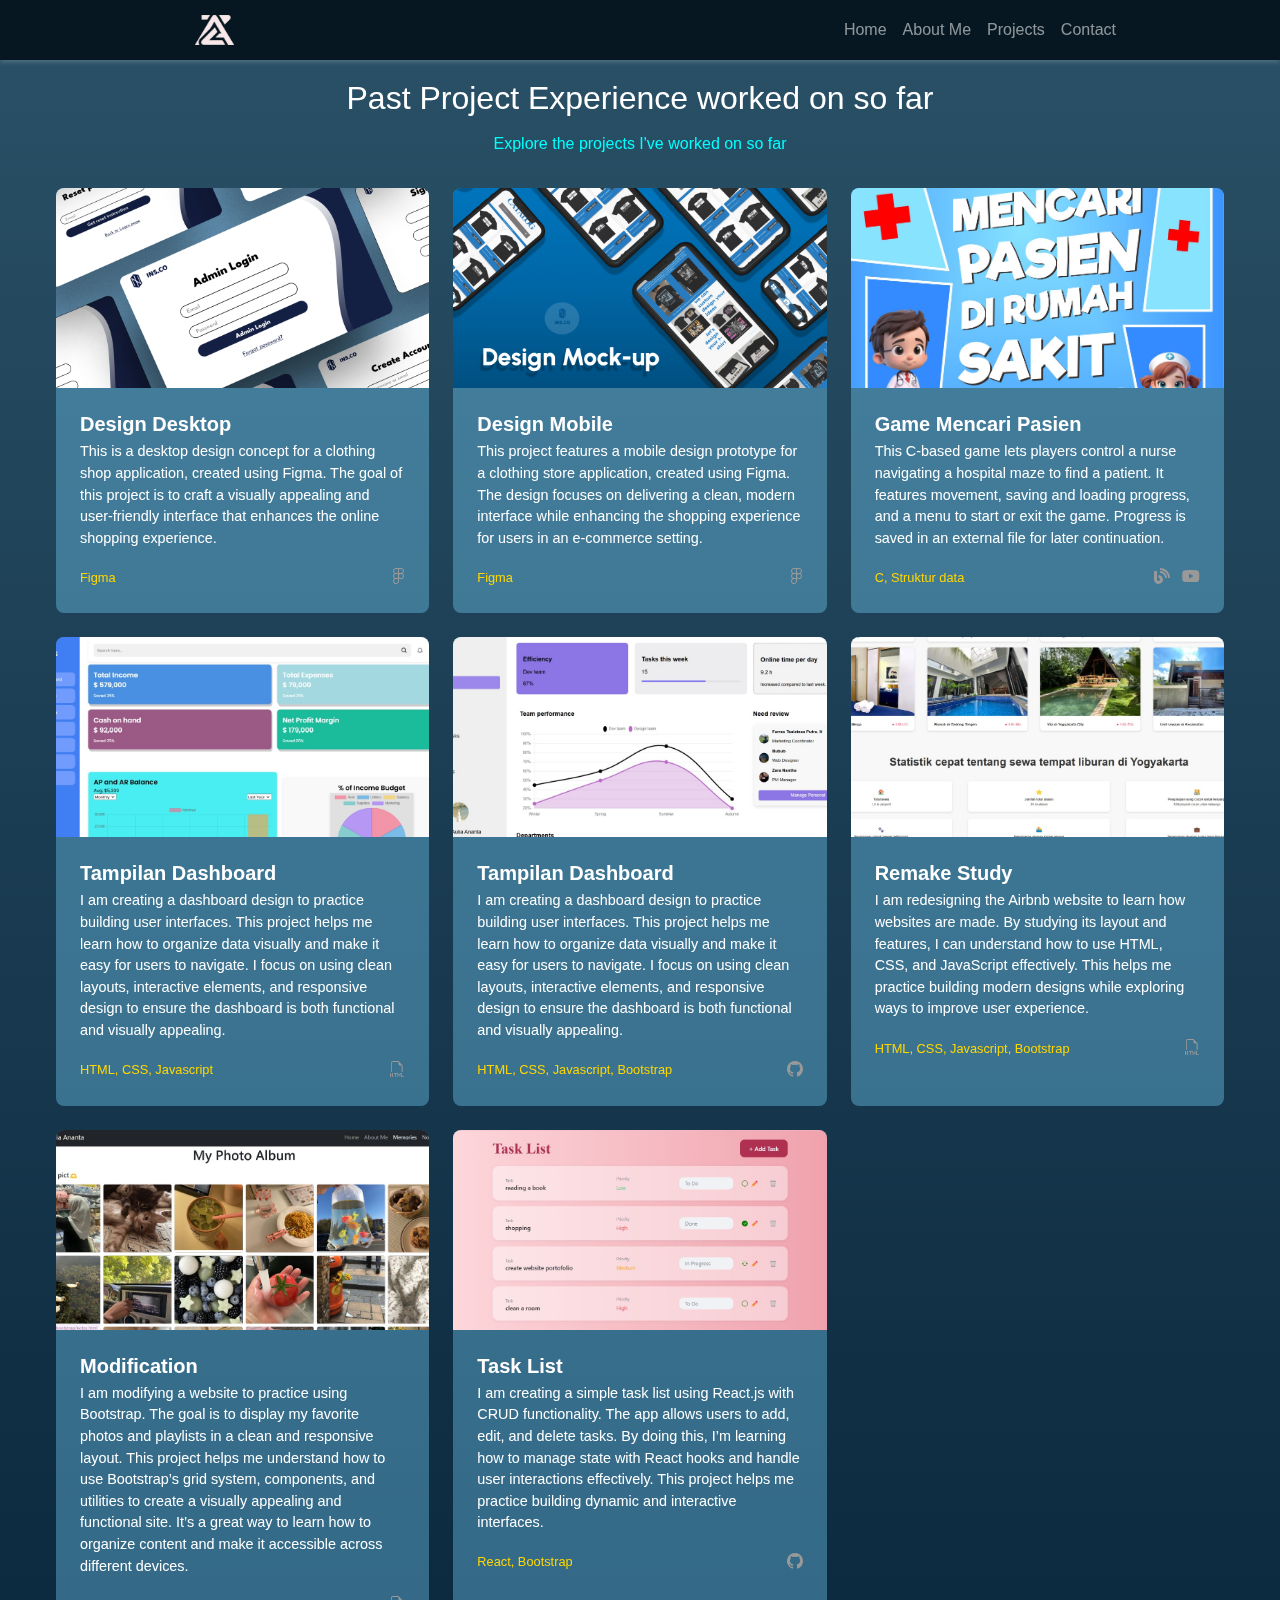
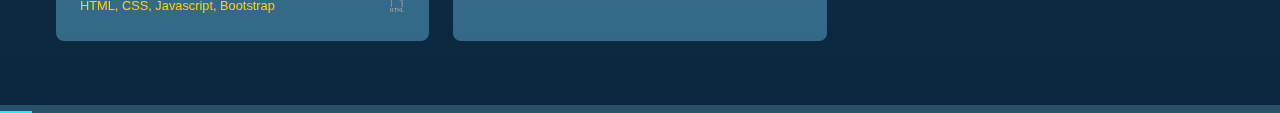
<file: projects.html>
<!DOCTYPE html>
<html lang="en">
<head>
    <meta charset="UTF-8">
    <meta name="viewport" content="width=device-width, initial-scale=1.0">
    <title>Projects - Zahra Aulia</title>
    <link href="https://cdn.jsdelivr.net/npm/bootstrap@5.3.2/dist/css/bootstrap.min.css" rel="stylesheet">
    <link href="https://cdn.jsdelivr.net/npm/bootstrap-icons@1.11.1/font/bootstrap-icons.css" rel="stylesheet">
    <link href="https://cdnjs.cloudflare.com/ajax/libs/font-awesome/5.15.4/css/all.min.css" rel="stylesheet">
    <link rel="stylesheet" href="styles.css">
</head>
<body class="body-page3">
    <div class="stars"></div>
    <!-- Navbar -->
    <nav class="navbar navbar-expand-lg navbar-dark fixed-top">
        <div class="container">
            <a class="navbar-brand" href="#">
                <img src="assets/logoza.png" alt="Zhranantha Logo" class="logo">
            </a>  
            <button class="navbar-toggler" type="button" data-bs-toggle="collapse" data-bs-target="#navbarNav"
                aria-controls="navbarNav" aria-expanded="false" aria-label="Toggle navigation">
                <span class="navbar-toggler-icon"></span>
            </button>
            <div class="collapse navbar-collapse" id="navbarNav">
                <ul class="navbar-nav ms-auto">
                    <li class="nav-item">
                        <a class="nav-link" href="index.html">Home</a>
                    </li>
                    <li class="nav-item">
                        <a class="nav-link" href="about.html">About Me</a>
                    </li>
                    <li class="nav-item">
                        <a class="nav-link" href="projects.html">Projects</a>
                    </li>
                    <li class="nav-item">
                        <a class="nav-link" href="contact.html">Contact</a>
                    </li>
                </ul>
            </div>
        </div>
    </nav>

    <section class="project-showcase">
        <div class="containerr">
            <h2>Past Project Experience worked on so far</h2>
            <p class="subtitle">Explore the projects I've worked on so far</p>
            
            <div class="project-grid">
                <div class="project-card">
                    <div class="project-image">
                        <img src="assets/figma.png" alt="project figma">
                        <div class="overlay">
                            <a href="https://www.figma.com/design/vzcsuK56sYDX44bQquIAjf/Design-Desktop?node-id=0-1&t=6rMEPl4MbnoBPQFH-1" class="icon-link" target="_blank" rel="noopener noreferrer">
                                <i class="fab fa-figma"></i>
                            </a>
                        </div>
                    </div>
                    <div class="project-info">
                        <h3>Design Desktop</h3>
                        <p>This is a desktop design concept for a clothing shop application, created using Figma. The goal of this project is to craft a visually appealing and user-friendly interface that enhances the online shopping experience.</p>
                        <div class="project-footer">
                            <span class="tech">Figma</span>
                            <div class="icons">
                                <i class="fab fa-figma"></i>
                            </div>
                        </div>
                    </div>
                </div>

                <div class="project-card">
                    <div class="project-image">
                        <img src="assets/figma2.png" alt="project figma">
                        <div class="overlay">
                            <a href="https://www.figma.com/design/CNqYZDtmHaOPpTrxNHHH5v/MOBILE-APP_KELOMPOK_1_A1?t=BZj5Pmeia9es5KEz-1" class="icon-link" target="_blank" rel="noopener noreferrer">
                                <i class="fab fa-figma"></i>
                            </a>
                        </div>
                    </div>
                    <div class="project-info">
                        <h3>Design Mobile</h3>
                        <p>This project features a mobile design prototype for a clothing store application, created using Figma. The design focuses on delivering a clean, modern interface while enhancing the shopping experience for users in an e-commerce setting.</p>
                        <div class="project-footer">
                            <span class="tech">Figma</span>
                            <div class="icons">
                                <i class="fab fa-figma"></i>
                            </div>
                        </div>
                    </div>
                </div>

                <div class="project-card">
                    <div class="project-image">
                        <img src="assets/game.jpg" alt="game pasien">
                        <div class="overlay">
                            <a href="https://zhranantha.blogspot.com/2024/01/buku-panduan-game-treasure-kelompok1.html" class="icon-link" target="_blank" rel="noopener noreferrer">
                                <i class="fas fa-blog"></i>
                            </a>
                            <a href="https://youtu.be/1d3bs-gKtTs" class="icon-link" target="_blank" rel="noopener noreferrer">
                                <i class="fab fa-youtube"></i>
                            </a>
                        </div>
                    </div>
                    <div class="project-info">
                        <h3>Game Mencari Pasien</h3>
                        <p>This C-based game lets players control a nurse navigating a hospital maze to find a patient. It features movement, saving and loading progress, and a menu to start or exit the game. Progress is saved in an external file for later continuation.</p>
                        <div class="project-footer">
                            <span class="tech">C, Struktur data</span>
                            <div class="icons">
                                <i class="fas fa-blog"></i>
                                <i class="fab fa-youtube"></i>
                            </div>
                        </div>
                    </div>
                </div>

                <div class="project-card">
                    <div class="project-image">
                        <img src="assets/dash.jpg" alt="Dashboard">
                        <div class="overlay">
                            <a href="https://codepen.io/Jara-the-lessful/pen/yLmdrbV" class="icon-link" target="_blank" rel="noopener noreferrer">
                                <i class="bi bi-filetype-html"></i>
                            </a>
                            
                        </div>
                    </div>
                    <div class="project-info">
                        <h3>Tampilan Dashboard</h3>
                        <p>I am creating a dashboard design to practice building user interfaces. This project helps me learn how to organize data visually and make it easy for users to navigate. I focus on using clean layouts, interactive elements, and responsive design to ensure the dashboard is both functional and visually appealing.</p>
                        <div class="project-footer">
                            <span class="tech">HTML, CSS, Javascript</span>
                            <div class="icons">
                                <i class="bi bi-filetype-html"></i>
                            </div>
                        </div>
                    </div>
                </div>

                <div class="project-card">
                    <div class="project-image">
                        <img src="assets/ydas.jpg" alt="Dashboard">
                        <div class="overlay">
                            <a href="https://github.com/zhranantha/project-praktikum-3-fullstack" class="icon-link" target="_blank" rel="noopener noreferrer">
                                <i class="bi bi-github"></i>
                            </a>
                            
                        </div>
                    </div>
                    <div class="project-info">
                        <h3>Tampilan Dashboard</h3>
                        <p>I am creating a dashboard design to practice building user interfaces. This project helps me learn how to organize data visually and make it easy for users to navigate. I focus on using clean layouts, interactive elements, and responsive design to ensure the dashboard is both functional and visually appealing.</p>
                        <div class="project-footer">
                            <span class="tech">HTML, CSS, Javascript, Bootstrap</span>
                            <div class="icons">
                                <i class="bi bi-github"></i>
                            </div>
                        </div>
                    </div>
                </div>

                <div class="project-card">
                    <div class="project-image">
                        <img src="assets/airbnb.jpg" alt="airbnb">
                        <div class="overlay">
                            <a href="https://codepen.io/Jara-the-lessful/pen/ExqqVyj" class="icon-link" target="_blank" rel="noopener noreferrer">
                                <i class="bi bi-filetype-html"></i>
                            </a>
                        </div>
                    </div>
                    <div class="project-info">
                        <h3>Remake Study</h3>
                        <p>I am redesigning the Airbnb website to learn how websites are made. By studying its layout and features, I can understand how to use HTML, CSS, and JavaScript effectively. This helps me practice building modern designs while exploring ways to improve user experience.</p>
                        <div class="project-footer">
                            <span class="tech">HTML, CSS, Javascript, Bootstrap</span>
                            <div class="icons">
                                <i class="bi bi-filetype-html"></i>
                            </div>
                        </div>
                    </div>
                </div> 

                <div class="project-card">
                    <div class="project-image">
                        <img src="assets/zah.jpg" alt="Website Random">
                        <div class="overlay">
                            <a href="#" class="icon-link" target="_blank" rel="noopener noreferrer">
                                <i class="bi bi-filetype-html"></i>
                            </a>
                        </div>
                    </div>
                    <div class="project-info">
                        <h3>Modification</h3>
                        <p>I am modifying a website to practice using Bootstrap. The goal is to display my favorite photos and playlists in a clean and responsive layout. This project helps me understand how to use Bootstrap’s grid system, components, and utilities to create a visually appealing and functional site. It’s a great way to learn how to organize content and make it accessible across different devices.</p>
                        <div class="project-footer">
                            <span class="tech">HTML, CSS, Javascript, Bootstrap</span>
                            <div class="icons">
                                <i class="bi bi-filetype-html"></i>
                            </div>
                        </div>
                    </div>
                </div>
                 <div class="project-card">
                    <div class="project-image">
                        <img src="assets/tasklist.jpg" alt="Taklist">
                        <div class="overlay">
                            <a href="https://github.com/zhranantha/Tasklist-React-js" class="icon-link" target="_blank" rel="noopener noreferrer">
                                <i class="bi bi-github"></i>
                            </a>                            
                        </div>
                    </div>
                    <div class="project-info">
                        <h3>Task List</h3>
                        <p>I am creating a simple task list using React.js with CRUD functionality. The app allows users to add, edit, and delete tasks. By doing this, I’m learning how to manage state with React hooks and handle user interactions effectively. This project helps me practice building dynamic and interactive interfaces.</p>
                        <div class="project-footer">
                            <span class="tech">React, Bootstrap</span>
                            <div class="icons">
                                <i class="bi bi-github"></i>
                            </div>
                        </div>
                    </div>
                </div>
            </div>
        </div>
    </section>
    
    <script src="https://cdn.jsdelivr.net/npm/bootstrap@5.3.0-alpha1/dist/js/bootstrap.bundle.min.js"></script>
    <script src="script.js"></script>
</body>
</html>
</file>
<file: styles.css>
html {
    scroll-behavior: smooth;
}

.body-page1{
  margin: 0;
  padding: 0;
  font-family: Acrial, sans-serif;
  height: 100vh;
  background-size: cover;
  background-position: center;
  background-repeat: no-repeat;
}

.gif-background {
  width: 100%;
  height: 100%;
  object-fit: cover; 
  position: fixed;
  top: 0;
  left: 0;
  z-index: -1; 
}

/* Section Animations */
#about, #projects, #contact {
    opacity: 0;
    transform: translateY(50px);
    transition: all 0.5s ease-out;
}

.section-visible {
    opacity: 1;
    transform: translateY(0);
}
.logo {
  height: 80px; 
  width: auto;
  color: #ffffff;
}

.navbar {
  position: fixed;
  top: 0;
  left: 0;
  width: 100%;
  height: 60px;
  background-color: #061721;
  color: white;
  display: flex; 
  align-items: center; 
  padding: 0 20px;
  z-index: 10;
  box-shadow: 0 2px 5px rgba(255, 255, 255, 0.2);
}
  .navbar-brand {
    font-weight: 650; 
    font-size: 1.50rem; 
    padding: 5px; 
    text-align: left; 
    display: inline-block; 
    color: #00ffff; 
    text-decoration: none; 
  }
  
  .navbar-brand:hover {
    opacity: 1,5; 
    color: #02e8e8;
  }
  
.container {
  display: flex;
  align-items: center;
  justify-content: space-between;
  width: 80%; 
  max-width: 1200px; 
}

.hero {
  display: flex;
  align-items: center;
  justify-content: space-between;
  min-height: 100vh;
  text-align: left;
}

.hero-content {
  flex: 1;
}

.hero-content h2 {
  color: #cfcfcf;
  font-size: 24px;
  font-weight: 300;
}

.hero-content h3 {
  color: #ffffff;
  font-size: 30px;
}

.hero-content h1 {
  font-size: 64px;
  font-weight: 700;
  margin: 10px 0;
  color: #ffffff;
}

.hero-content p {
  font-size: 18px;
  color: #cfcfcf;
  margin: 5px 0;
}

.hero-image {
  flex: 1;
  display: flex;
  justify-content: center;
  align-items: center;
}

.hero-image img {
  border-radius: 50%; 
  border: 5px solid #b6ffff; 
  box-shadow: 0 0 20px 10px rgb(126, 198, 247); 
  width: 300px; 
  height: 300px;
  object-fit: cover;
}

/* otomatis */
.welcome-text {
  font-weight: bold;
  font-size: 2.0em;
  background: linear-gradient(90deg, rgb(187, 246, 250), #2eeaff); 
  -webkit-background-clip: text;
  -webkit-text-fill-color: transparent; 
  text-shadow: 1px 1px px rgba(0, 0, 0, 0.2);
}

.typing-text {
  animation: typing 3s steps(20, end) infinite; 
}

.cursor {
  font-weight: bold;
  animation: blink 0.7s steps(2, start) infinite; 
}
/* Animasi untuk efek ketik */
@keyframes typing {
  from {
      width: 0;
  }
  to {
      width: 100%;
  }
}

/* Animasi untuk kursor kedip */
@keyframes blink {
  from {
      opacity: 1;
  }
  to {
      opacity: 0;
  }
}
/* dowload cv */
.hero-content a {
  display: inline-block;
  margin-top: 20px;
  text-decoration: none;
  background-color: #488bb755;
  color: #ffffff;
  padding: 10px 20px;
  border-radius: 5px;
  font-weight: bold;
}

.hero-content a:hover {
  background-color: #95daff;
}

.down {
  flex-direction: column; 
}

.down h3 {
  font-style: italic; 
  margin-bottom: -10px; 
}

/* ABOUT */

.body-page2{
  margin: 0;
  padding: 0;
  font-family: Acrial, sans-serif;
  background: linear-gradient(to bottom, #2a5167, #0a273d);

}

/* Container untuk bintang */
.stars {
  position: fixed;
  top: 0;
  left: 0;
  width: 100vw;
  height: 100vh;
  overflow: hidden;
  z-index: -1;
}

/* Styling bintang */
.star {
  position: absolute;
  width: 2px;
  height: 2px;
  background: white;
  border-radius: 50%;
  box-shadow: 0 0 8px rgba(255, 255, 255, 0.8);
  opacity: 0;
  animation: fall linear infinite, fade 4s ease-in-out infinite;
}

/* Animasikan jatuhnya bintang */
@keyframes fall {
  0% {
      transform: translateY(-100vh) translateX(0);
  }
  100% {
      transform: translateY(100vh) translateX(calc(-50vw + 20px));
  }
}

/* Animasikan muncul dan menghilangnya bintang */
@keyframes fade {
  0%, 100% {
      opacity: 0;
  }
  50% {
      opacity: 1;
  }
}


:root {
  --primary: #00ffff;
  --background: #111111;
  --card-bg: #1A1A1A;
  --text: #FFFFFF;
}

* {
  margin: 0;
  padding: 0;
  box-sizing: border-box;
}
.nav-tabs .nav-link {
  background-color: inherit; 
  color: #8dc4ff;
  transition: background-color 0.3s ease, color 0.3s ease;
}

.nav-tabs .nav-link:hover {
  background-color: transparent !important; 
  color: #89bdf6 !important; 
}

.nav-tabs .nav-link.active {
  background-color: #f0f0f000; 
  color: #8dc4ff; 
}


.nav-links a {
  color: white;
  text-decoration: none;
  opacity: 0.7;
  transition: opacity 0.3s ease;
}

.nav-links a:hover,
.nav-links a.active {
  opacity: 1;
}

.nav-links a.active {
  position: relative;
}

.nav-links a.active::after {
  content: '';
  position: absolute;
  bottom: -4px;
  left: 0;
  width: 100%;
  height: 2px;
  background-color: var(--primary);
}

main {
  max-width: 1200px;
  margin: 6rem auto 2rem;
  padding: 0 2rem;
}

.about-card {
  background-color: rgba(115, 209, 249, 0.388);
  border-radius: 1rem;
  padding: 2rem;
  margin-bottom: 4rem;
}

h1 {
  font-size: 1.5rem;
  margin-bottom: 2rem;
  position: relative;
  display: inline-block;
  color: rgb(255, 255, 255);
}

h1::after {
  content: '';
  position: absolute;
  bottom: -8px;
  left: 0;
  width: 3rem;
  height: 2px;
  background-color: var(--primary);
}

.about-content {
  display: grid;
  grid-template-columns: 300px 1fr;
  gap: 2rem;
  color: rgba(115, 209, 249, 0.388);
}

.profile-image {
  width: 250px;
  height: 250px;
  border-radius: 50%;
  overflow: hidden;
}

.profile-image img {
  width: 100%;
  height: 100%;
  object-fit: cover;
}

.about-text p {
  margin-bottom: 1.5rem;
  color: #ffffff;
}

.skills-section h2 {
  font-size: 1.5rem;
  margin-bottom: 2rem;
  position: relative;
  display: inline-block;
  color: white;
}

h2::after {
  content: '';
  position: absolute;
  bottom: -8px;
  left: 0;
  width: 2rem;
  height: 2px;
  background-color: var(--primary);
}

:root {
  --primary: #00fff7;
  --card-bg:  rgba(115, 209, 249, 0.388);
  --border-color: rgb(102, 195, 214);
}

.skill-card {
  background-color: var(--card-bg);
  border: 1px solid var(--border-color);
  border-radius: 0.5rem;
  padding: 1.5rem;
  display: flex;
  align-items: center;
  gap: 1rem;
  position: relative;
  transition: all 0.3s ease;
  overflow: hidden;
  transition: transform 0.3s ease, box-shadow 0.3s ease;
}

.skill-card:hover {
  border-color: #00fff7;
  transform: translateY(-5px);
  transform: scale(1.05);
  box-shadow: none;
}

.skill-card i {
  font-size: 2rem;
  color: var(--primary);
  transition: opacity 0.3s ease;
}

.skill-card span {
  font-size: 0.9rem;
  color: #fff;
  transition: opacity 0.3s ease;
}

/* Add hover text styles */
.skill-card .hover-text {
  position: absolute;
  right: 1rem;
  font-size: 0.75rem;
  color: var(--primary);
  opacity: 0;
  transform: translateY(10px);
  transition: all 0.3s ease;
}

.skill-card:hover .hover-text {
  opacity: 1;
  transform: translateY(0);
}

/* Update the main text container */
.skill-card .skill-info {
  display: flex;
  align-items: center;
  gap: 0.75rem;
}

/* Responsive adjustments */
@media (max-width: 768px) {
  .skill-card {
      padding: 1rem;
  }

  .skill-card i {
      font-size: 1.5rem;
  }

  .skill-card span {
      font-size: 0.8rem;
  }

  .skill-card .hover-text {
      font-size: 0.7rem;
  }
}

/* project */

.body-page3{
  margin: 0;
  padding: 0;
  font-family: Acrial, sans-serif;
  background: linear-gradient(to bottom, #2a5167, #0a273d);
}

* {
  margin: 0;
  padding: 0;
  box-sizing: border-box;
}

.project-showcase {
  padding: 4rem 0;
}

.containerr {
  max-width: 1200px;
  margin: 0 auto;
  padding: 0 1rem;
}

.containerr h2 {
  font-size: 2rem;
  text-align: center;
  margin-bottom: auto;
  color: #fff;
  padding: 15px;
}
.containerr h3 {
  color: #fff;
}

.subtitle {
  text-align: center;
  color: #00ffff;
  margin-bottom: 2rem;
}

.project-grid {
  display: grid;
  grid-template-columns: repeat(auto-fit, minmax(300px, 1fr));
  gap: 1.5rem;
}

.project-card {
  background-color: rgba(115, 209, 249, 0.388);
  border-radius: 8px;
  overflow: hidden;
  transition: transform 0.3s ease;
}

.project-card:hover {
  transform: translateY(-5px);
}

.project-image {
  position: relative;
  height: 200px;
  overflow: hidden;
}

.project-image img {
  width: 100%;
  height: 100%;
  object-fit: cover;
  transition: transform 0.3s ease;
}

.project-card:hover .project-image img {
  transform: scale(1.1);
}

.overlay {
  position: absolute;
  top: 0;
  left: 0;
  right: 0;
  bottom: 0;
  background-color: rgba(0, 0, 0, 0.7);
  display: flex;
  justify-content: center;
  align-items: center;
  opacity: 0;
  transition: opacity 0.3s ease;
}

.project-card:hover .overlay {
  opacity: 1;
}

.icon-link {
  color: #ffffff;
  font-size: 1.5rem;
  margin: 0 0.5rem;
  transition: color 0.3s ease;
}

.icon-link:hover {
  color: #FFD700;
}

.project-info {
  padding: 1.5rem;
}

.project-info h3 {
  font-size: 1.25rem;
  font-weight: 700;
  margin-bottom: 5px;
}

.project-info p {
  font-size: 0.9rem;
  color: #ffffff;
  margin-bottom: 1rem;
}

.project-footer {
  display: flex;
  justify-content: space-between;
  align-items: center;
}

.tech {
  font-size: 0.8rem;
  color: #FFD700;
}

.icons i {
  margin-left: 0.5rem;
  color: #999;
  transition: color 0.3s ease;
}

.icons i:hover {
  color: #ffffff;
}

@media (max-width: 768px) {
  .project-grid {
      grid-template-columns: 1fr;
  }
}

/* CONTACT */
.body-page4{
  margin: 0;
  padding: 0;
  font-family: Acrial, sans-serif;
  background: linear-gradient(to bottom, #2a5167, #0a273d);
}


:root {
  --primary-color: #5B8B8B;
  --secondary-color: #E8F1F1;
  --text-color: #333;
  --light-text: #666;
}

* {
  margin: 0;
  padding: 0;
  box-sizing: border-box;
}

.container1 {
  max-width: 1200px;
  margin: 0 auto;
  padding: 0 20px;
}

/* Contact Header */
.contact-header {
  text-align: center;
  margin-top: 80px; 
  margin-bottom: 20px; 
  padding-bottom: -20px;
}


.contact-header h2 {
  font-size: 2rem;
  margin-bottom: 10px;
  color: #fff;
}

.contact-header p {
  color: #00ffff;
  max-width: 600px;
  margin: 0 auto 30px;
}

.decorative-lines {
  position: absolute;
  right: 20px;
  top: 50%;
  transform: translateY(-50%);
}

.line {
  width: 40px;
  height: 2px;
  background-color: var(--primary-color);
  margin: 8px 0;
}

/* Form Container */
.form-container {
  margin: 50px 0;
}

.form-container input,
.form-container textarea {
    width: 100%;
    padding: 10px;
    margin-bottom: 15px;
    border: 1px solid #ccc; 
    border-radius: 4px;
    background-color: rgb(255, 255, 255);
    font-size: 1rem;
}

form {
  display: flex;
  flex-direction: column;
  gap: 20px;
}

.form-row {
  display: grid;
  grid-template-columns: 1fr 1fr;
  gap: 20px;
}

input, textarea {
  padding: 15px;
  border: 1px solid #000000;
  border-radius: 5px;
  font-size: 16px;
}

textarea {
  height: 150px;
  resize: vertical;
}

button {
  background-color: rgba(115, 209, 249, 0.388);
  color: rgb(255, 255, 255);
  padding: 15px 30px;
  border: none;
  border-radius: 5px;
  cursor: pointer;
  font-size: 16px;
  transition: background-color 0.3s;
}

button:hover {
  background-color: #7e9fc2;
}

/* Info Cards */
.info-cards {
  display: flex;
  gap: 20px; 
  justify-content: center;
  align-items: center;
  flex-wrap: wrap;
}

.card {
  width: 370px; 
  height: 150px;
  background-color: rgba(115, 209, 249, 0.388);
  border-radius: 8px;
  text-align: center;
  padding: 20px;
  box-shadow: 0 4px 8px rgba(31, 31, 31, 0.455);
  position: relative; 
  transition: transform 0.3s ease, box-shadow 0.3s ease;
  cursor: pointer;
  overflow: hidden;
  display: flex; 
  flex-direction: column;
  justify-content: center;
  align-items: center;
  display: flex;
}

.card:hover {
  transform: translateY(-10px); 
  box-shadow: 0 6px 12px rgba(0, 0, 0, 0.2);
}

.card i {
  font-size: 2.5rem; 
  color: #9ecdff; 
  margin-bottom: 10px; 
  transition: opacity 0.3s ease; 
}
.card:hover i {
  opacity: 0; 
}
.card h3 {
  font-size: 1.25rem; 
  margin: 0;
  color: #ffffff;
  opacity: 0;
  transition: opacity 0.3s ease;
}

.card p {
  font-size: 1rem; 
  margin: 5px 0 0;
  color: #9ecdff;
  opacity: 0;
  transition: opacity 0.3s ease;
}

.card:hover h3,
.card:hover p {
  opacity: 1; 
}



/* Footer */
.footer {
  background-color: #ffffff;
  padding: 20px 0;
  text-align: center;
}

.footer-bottom {
  max-width: 1200px;
  padding: 20px;
  border-top: none;
  display: flex;
  justify-content: center
}

.footer-bottom p{
  color: white;
  text-align: center;
}

/* Responsive Design */
@media (max-width: 768px) {
    .form-container {
      grid-template-columns: 1fr;  
      margin: 20px 0; 
    }

  .info-cards {
      grid-template-columns: 1fr;
  }

  .footer-content {
      grid-template-columns: 1fr;
  }

  .footer-links {
      grid-template-columns: 1fr;
  }

  .footer-bottom {
      flex-direction: column;
      text-align: center;
      gap: 20px;
  }

  .social-links a {
      margin: 0 10px;
  }
}
</file>
